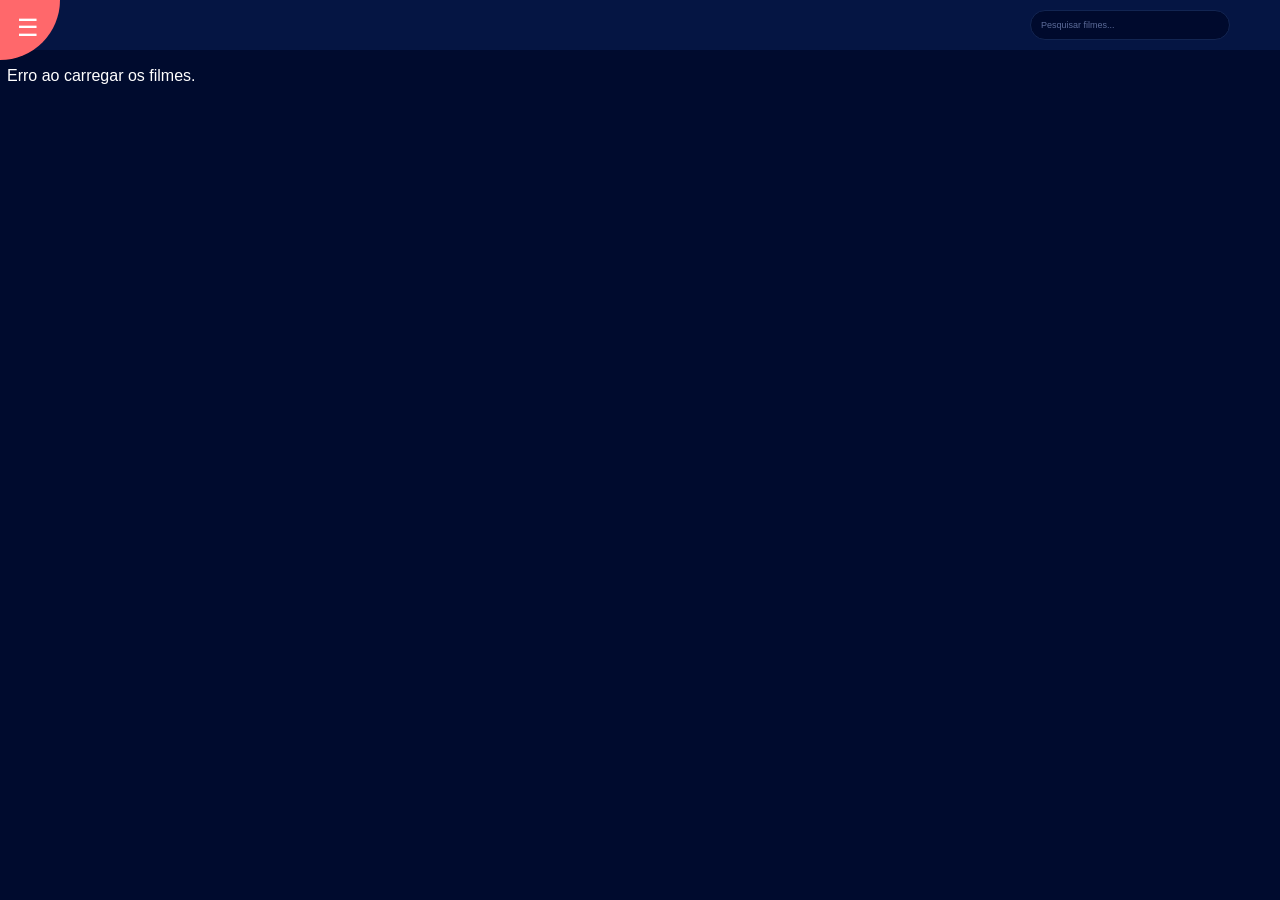
<file: index.html>
<!DOCTYPE html>
<html lang="pt">
<head>
    <meta charset="UTF-8">
    <meta name="viewport" content="width=device-width, initial-scale=1.0">
    <title>MovieWeb</title>
    <link rel="stylesheet" href="style.css">
</head>
<body>

    <!--MENU CIRCULO-->
    <div class="menu-circle">
        <button id="menu-toggle" aria-label="Abrir menu" aria-expanded="false">
            <span id="menu-icon">☰</span>
        </button>
    </div>

    <!-- MENU LATERAL -->
    <nav class="side-menu">

        <button class="nav-item" style="--i: 1" id="home">
            <span>⌂</span> Home
        </button>

        <button class="nav-item" style="--i: 2" id="Linguas">
            <span>★</span> Linguas
        </button>

        <button class="nav-item" style="--i: 2" id="Data">
            <span>★</span> Data
        </button>

        <button class="nav-item" style="--i: 2" id="genero">
            <span>★</span> Genero
        </button>

        <button class="nav-item" style="--i: 3" id="contatos">
            <span>✉</span> Contatos
        </button>
        

    </nav>


    <!-- CONTEÚDO -->
    <div class="page-container" id="page-container">
        <header>
            <input type="search" id="search" placeholder="Pesquisar filmes...">
        </header>

        <!-- Lista de filmes -->
        <main>
            <div id="movies"></div>
        </main>

    </div>


    <script src="script.js"></script>

</body>
</html>
</file>
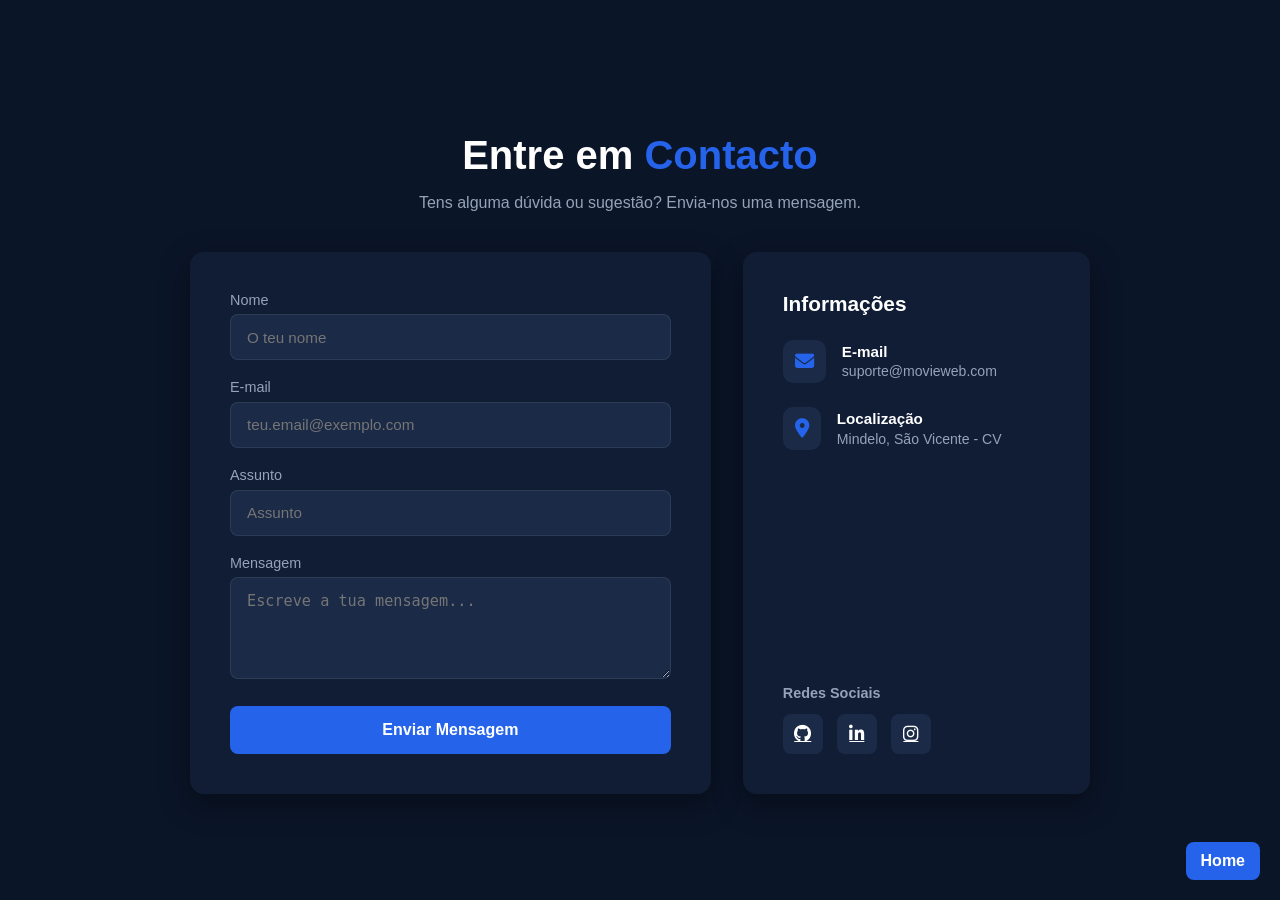
<file: contato.html>
<!DOCTYPE html>
<html lang="pt">
<head>
    <meta charset="UTF-8">
    <meta name="viewport" content="width=device-width, initial-scale=1.0">
    <title>MovieWeb - Contacto</title>
    <!-- Font Awesome para os ícones -->
    <link rel="stylesheet" href="https://cdnjs.cloudflare.com/ajax/libs/font-awesome/6.4.0/css/all.min.css">
    
    <style>
        /* --- ESTILOS INTEGRADOS (MovieWeb Dark Theme) --- */
        :root {
            --bg-dark: #0b1528;
            --card-bg: #111d35;
            --input-bg: #1b2a47;
            --accent-blue: #2563eb;
            --accent-hover: #1d4ed8;
            --text-primary: #ffffff;
            --text-secondary: #94a3b8;
        }

        body {
            background-color: var(--bg-dark);
            color: var(--text-primary);
            font-family: 'Segoe UI', Tahoma, Geneva, Verdana, sans-serif;
            margin: 0;
            padding: 0;
            display: flex;
            justify-content: center;
            align-items: center;
            min-height: 100vh;
        }

        /* Container Principal de Contacto */
        .contact-container {
            width: 100%;
            max-width: 900px;
            margin: 2rem;
            padding: 0 1rem;
        }

        .contact-header {
            text-align: center;
            margin-bottom: 2.5rem;
        }

        .contact-header h1 {
            font-size: 2.5rem;
            margin-bottom: 0.5rem;
            font-weight: 700;
        }

        .contact-header span {
            color: var(--accent-blue);
        }

        .contact-header p {
            color: var(--text-secondary);
            font-size: 1rem;
        }

        /* Layout em grelha para Formulário + Info */
        .contact-content {
            display: grid;
            grid-template-columns: 3fr 2fr;
            gap: 2rem;
        }

        @media (max-width: 768px) {
            .contact-content {
                grid-template-columns: 1fr;
            }
        }

        /* Formulário */
        .contact-form {
            background-color: var(--card-bg);
            padding: 2.5rem;
            border-radius: 14px;
            box-shadow: 0 10px 30px rgba(0, 0, 0, 0.4);
        }

        .form-group {
            margin-bottom: 1.2rem;
            display: flex;
            flex-direction: column;
        }

        .form-group label {
            font-size: 0.9rem;
            color: var(--text-secondary);
            margin-bottom: 0.4rem;
        }

        .form-group input,
        .form-group textarea {
            background-color: var(--input-bg);
            border: 1px solid rgba(255, 255, 255, 0.08);
            color: var(--text-primary);
            padding: 0.85rem 1rem;
            border-radius: 8px;
            font-size: 0.95rem;
            outline: none;
            transition: border-color 0.3s, box-shadow 0.3s;
        }

        .form-group input:focus,
        .form-group textarea:focus {
            border-color: var(--accent-blue);
            box-shadow: 0 0 0 3px rgba(37, 99, 235, 0.2);
        }

        .btn-submit {
            background-color: var(--accent-blue);
            color: #fff;
            border: none;
            padding: 0.95rem 1.5rem;
            border-radius: 8px;
            font-size: 1rem;
            font-weight: 600;
            cursor: pointer;
            width: 100%;
            transition: background-color 0.3s, transform 0.2s;
            margin-top: 0.5rem;
        }

        .btn-submit:hover {
            background-color: var(--accent-hover);
            transform: translateY(-2px);
        }

        /* Cartão de Informações de Contacto */
        .contact-info {
            background-color: var(--card-bg);
            padding: 2.5rem;
            border-radius: 14px;
            box-shadow: 0 10px 30px rgba(0, 0, 0, 0.4);
            display: flex;
            flex-direction: column;
            justify-content: space-between;
        }

        .contact-info h3 {
            margin-top: 0;
            font-size: 1.3rem;
            margin-bottom: 1.5rem;
        }

        .info-item {
            display: flex;
            align-items: center;
            gap: 1rem;
            margin-bottom: 1.5rem;
        }

        .info-item i {
            font-size: 1.2rem;
            color: var(--accent-blue);
            background-color: var(--input-bg);
            padding: 12px;
            border-radius: 10px;
        }

        .info-item h4 {
            margin: 0;
            font-size: 0.95rem;
            color: var(--text-primary);
        }

        .info-item p {
            margin: 0.2rem 0 0 0;
            color: var(--text-secondary);
            font-size: 0.88rem;
        }

        .social-links {
            margin-top: 1rem;
        }

        .social-links h4 {
            margin-bottom: 0.8rem;
            color: var(--text-secondary);
            font-size: 0.9rem;
        }

        .social-icons a {
            color: var(--text-primary);
            background-color: var(--input-bg);
            display: inline-flex;
            justify-content: center;
            align-items: center;
            width: 40px;
            height: 40px;
            border-radius: 8px;
            font-size: 1.1rem;
            margin-right: 0.6rem;
            transition: background-color 0.3s, color 0.3s;
        }

        .social-icons a:hover {
            background-color: var(--accent-blue);
            color: #fff;
        }
    </style>
</head>
<body>

    <div class="contact-container">
        <div class="contact-header">
            <h1>Entre em <span>Contacto</span></h1>
            <p>Tens alguma dúvida ou sugestão? Envia-nos uma mensagem.</p>
        </div>

        <div class="contact-content">
            <!-- Formulário -->
            <form class="contact-form" id="contactForm">
                <div class="form-group">
                    <label for="nome">Nome</label>
                    <input type="text" id="nome" name="nome" placeholder="O teu nome" required>
                </div>

                <div class="form-group">
                    <label for="email">E-mail</label>
                    <input type="email" id="email" name="email" placeholder="teu.email@exemplo.com" required>
                </div>

                <div class="form-group">
                    <label for="assunto">Assunto</label>
                    <input type="text" id="assunto" name="assunto" placeholder="Assunto" required>
                </div>

                <div class="form-group">
                    <label for="mensagem">Mensagem</label>
                    <textarea id="mensagem" name="mensagem" rows="4" placeholder="Escreve a tua mensagem..." required></textarea>
                </div>

                <button type="submit" class="btn-submit">Enviar Mensagem</button>
            </form>

            <!-- Informações / Lateral -->
            <div class="contact-info">
                <div>
                    <h3>Informações</h3>
                    
                    <div class="info-item">
                        <i class="fas fa-envelope"></i>
                        <div>
                            <h4>E-mail</h4>
                            <p>suporte@movieweb.com</p>
                        </div>
                    </div>

                    <div class="info-item">
                        <i class="fas fa-map-marker-alt"></i>
                        <div>
                            <h4>Localização</h4>
                            <p>Mindelo, São Vicente - CV</p>
                        </div>
                    </div>
                </div>

                <div class="social-links">
                    <h4>Redes Sociais</h4>
                    <div class="social-icons">
                        <a href="#"><i class="fab fa-github"></i></a>
                        <a href="#"><i class="fab fa-linkedin-in"></i></a>
                        <a href="#"><i class="fab fa-instagram"></i></a>
                    </div>
                </div>
            </div>
        </div>
    </div>

    <a href="index.html" style="position: fixed; bottom: 20px; right: 20px; background-color: var(--accent-blue); color: #fff; padding: 10px 15px; border-radius: 8px; text-decoration: none; font-weight: bold;">Home</a>

    <script>
        document.getElementById('contactForm').addEventListener('submit', (e) => {
            e.preventDefault();
            alert('Mensagem enviada com sucesso!');
            e.target.reset();
        });
    </script>
</body>
</html>
</file>
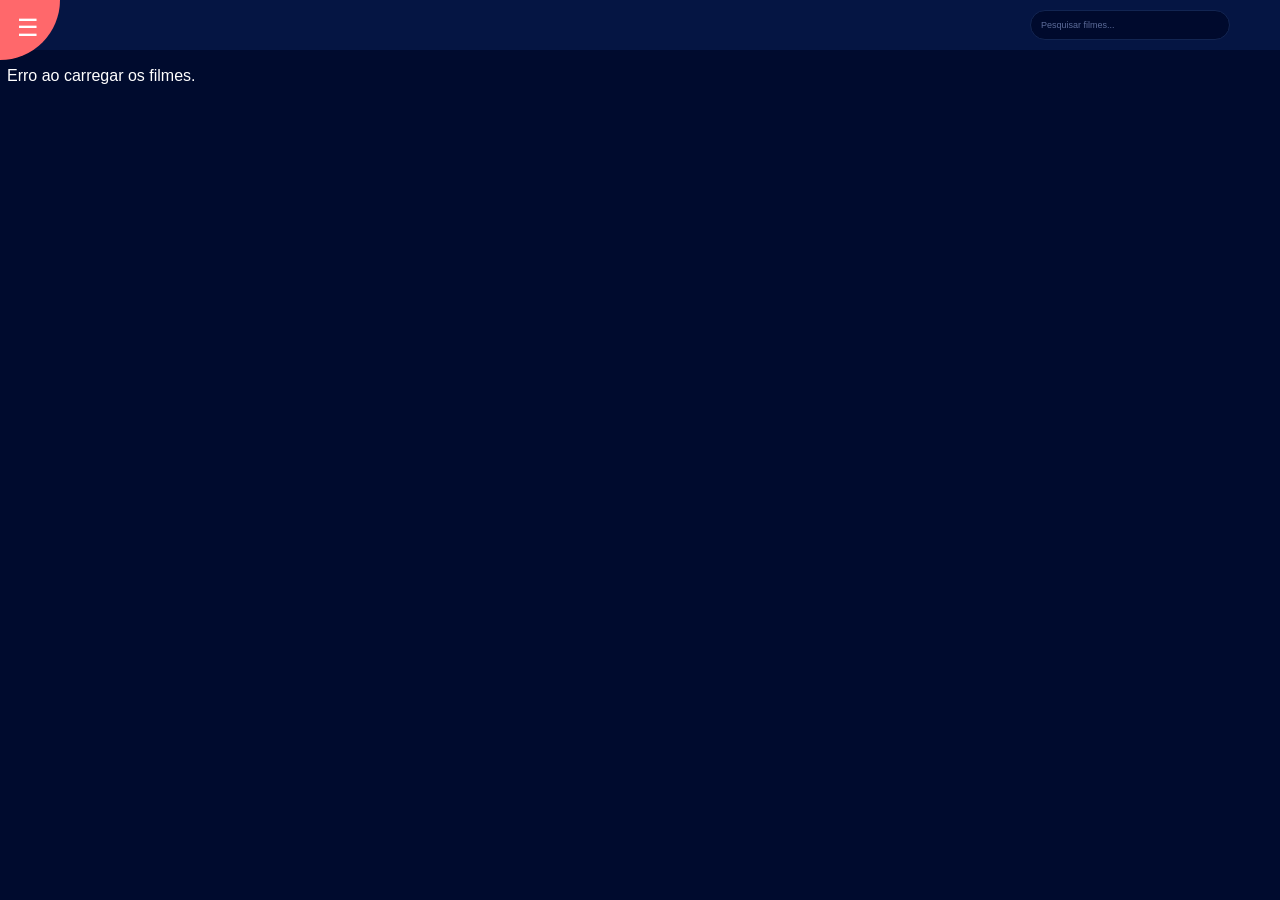
<file: Item1.html>
<!DOCTYPE html>
<html lang="pt">

<head>
    <meta charset="UTF-8">
    <meta name="viewport" content="width=device-width, initial-scale=1.0">
    <title>MovieWeb</title>
    <link rel="stylesheet" href="style.css">
</head>

<body>

    <!--MENU CIRCULO-->
    <div class="menu-circle">
        <button id="menu-toggle" aria-label="Abrir menu" aria-expanded="false">
            <span id="menu-icon">☰</span>
        </button>
    </div>

    <!-- MENU LATERAL -->
    <nav class="side-menu">

        <button class="nav-item" style="--i: 1" id="home">
            <span>⌂</span> Home
        </button>

        <button class="nav-item" style="--i: 2" id="Linguas">
            <span>★</span> Linguas
        </button>

        <button class="nav-item" style="--i: 2" id="Data">
            <span>★</span> Data
        </button>

        <button class="nav-item" style="--i: 2" id="genero">
            <span>★</span> Genero
        </button>

        <button class="nav-item" style="--i: 3" id="contatos">
            <span>✉</span> Contatos
        </button>


    </nav>


    <!-- CONTEÚDO -->
    <div class="page-container" id="page-container">
        <header>
            <input type="search" id="search" placeholder="Pesquisar filmes...">
        </header>

        <!-- Lista de filmes -->
        <main>
            <div id="movies"></div>
        </main>

    </div>


    <script src="Script_Item1.js"></script>

</body>

</html>
</file>
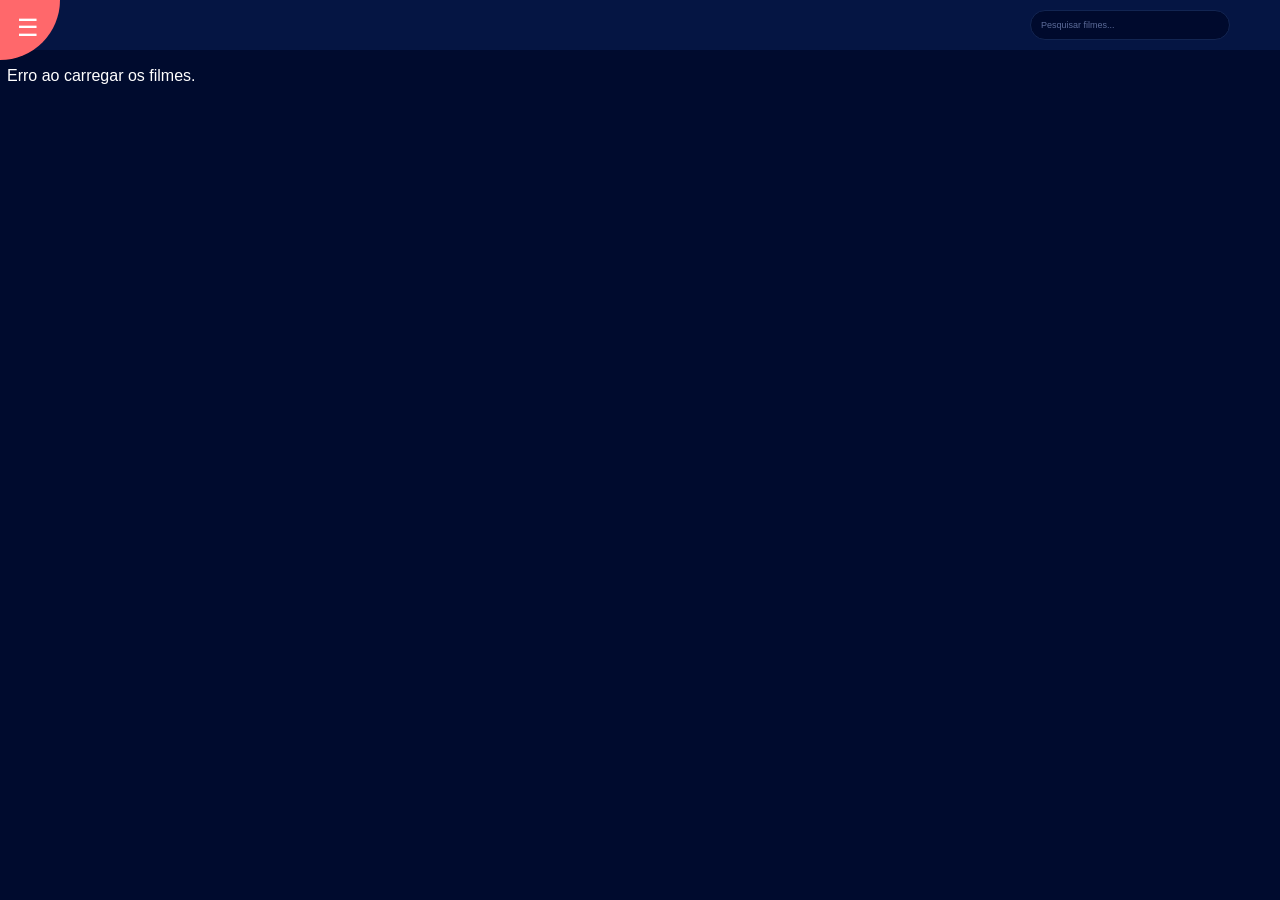
<file: Item2.html>
<!DOCTYPE html>
<html lang="pt">

<head>
    <meta charset="UTF-8">
    <meta name="viewport" content="width=device-width, initial-scale=1.0">
    <title>MovieWeb</title>
    <link rel="stylesheet" href="style.css">
</head>

<body>

    <!--MENU CIRCULO-->
    <div class="menu-circle">
        <button id="menu-toggle" aria-label="Abrir menu" aria-expanded="false">
            <span id="menu-icon">☰</span>
        </button>
    </div>

    <!-- MENU LATERAL -->
    <nav class="side-menu">

        <button class="nav-item" style="--i: 1" id="home">
            <span>⌂</span> Home
        </button>

        <button class="nav-item" style="--i: 2" id="Linguas">
            <span>★</span> Linguas
        </button>

        <button class="nav-item" style="--i: 2" id="Data">
            <span>★</span> Data
        </button>

        <button class="nav-item" style="--i: 2" id="genero">
            <span>★</span> Genero
        </button>

        <button class="nav-item" style="--i: 3" id="contatos">
            <span>✉</span> Contatos
        </button>


    </nav>


    <!-- CONTEÚDO -->
    <div class="page-container" id="page-container">
        <header>
            <input type="search" id="search" placeholder="Pesquisar filmes...">
        </header>

        <!-- Lista de filmes -->
        <main>
            <div id="movies"></div>
        </main>

    </div>


    <script src="Script_Item2.js"></script>

</body>

</html>
</file>
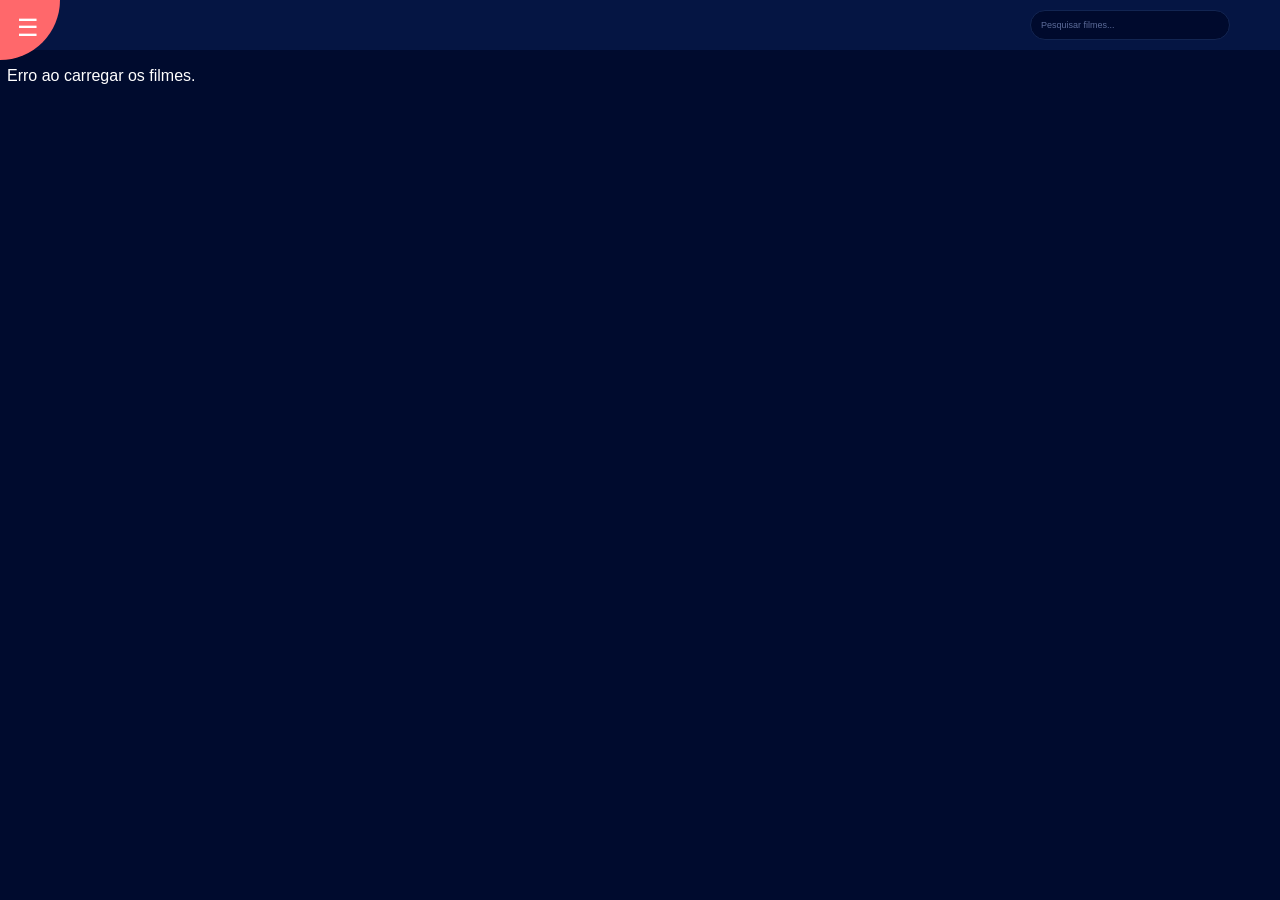
<file: Item3.html>
<!DOCTYPE html>
<html lang="pt">

<head>
    <meta charset="UTF-8">
    <meta name="viewport" content="width=device-width, initial-scale=1.0">
    <title>MovieWeb</title>
    <link rel="stylesheet" href="style.css">
</head>

<body>

    <!--MENU CIRCULO-->
    <div class="menu-circle">
        <button id="menu-toggle" aria-label="Abrir menu" aria-expanded="false">
            <span id="menu-icon">☰</span>
        </button>
    </div>

    <!-- MENU LATERAL -->
    <nav class="side-menu">

        <button class="nav-item" style="--i: 1" id="home">
            <span>⌂</span> Home
        </button>

        <button class="nav-item" style="--i: 2" id="Linguas">
            <span>★</span> Linguas
        </button>

        <button class="nav-item" style="--i: 2" id="Data">
            <span>★</span> Data
        </button>

        <button class="nav-item" style="--i: 2" id="genero">
            <span>★</span> Genero
        </button>

        <button class="nav-item" style="--i: 3" id="contatos">
            <span>✉</span> Contatos
        </button>


    </nav>


    <!-- CONTEÚDO -->
    <div class="page-container" id="page-container">
        <header>
            <input type="search" id="search" placeholder="Pesquisar filmes...">
        </header>

        <!-- Lista de filmes -->
        <main>
            <div id="movies"></div>
        </main>

    </div>


    <script src="Script_Item3.js"></script>

</body>

</html>
</file>
<file: style.css>
*{
    margin: 0;
    padding: 0;
    box-sizing: border-box;
}

body{
    background-color: #000b2e;
    color: white;
    font-family: Arial, sans-serif;
    overflow-x: hidden;
}

.menu-circle {
    position: fixed;
    top: -60px;
    left: -60px;
    width: 120px;
    height: 120px;
    background-color: #ff686b;
    border-radius: 50%;
    z-index: 1000;
}

#menu-toggle {
    position: absolute;
    top: 70px;
    left: 70px;
    width: 35px;
    height: 35px;
    background: none;
    border: none;
    color: white;
    font-size: 24px;
    cursor: pointer;
    display: flex;
    align-items: center;
    justify-content: center;
}

.page-container {
    min-height: 100vh;
    transform-origin: top left;
    transition: transform 0.6s ease-in-out;
    background-color: #000b2e;
    position: relative;
    z-index: 1;
}

/*Quando Menu estiver aberto*/
body.menu-open .page-container {
    transform: rotate(-15deg) ;
}


.side-menu {
    position: fixed;
    left: 20px;
    bottom: 50px;
    z-index: 500;
    display: flex;
    flex-direction: column;
    gap: 25px;
}


/* Botoes individuais */
.nav-item {
    background: none;
    border: none;
    color: white;
    font-size: 11px;
    font-weight: bold;
    display: flex;
    align-items: center;
    gap: 10px;
    cursor: pointer;

    /* Escondido pro padrao */
    opacity: 0;
    transform: translateX(-100px);

    /* Animação de entrada e saída */
    transition: transform 0.6s ease, opacity 0.6s ease;

    /* Cada item tem um atraso diferente */
    transition-delay: 0ms;
}

/* Icones dos botoes */
.nav-item span {
    font-size: 17px;
}


/*Quando Menu estiver aberto*/
body.menu-open .nav-item {
    opacity: 1;
    transform: translateX(0);
    /* Atraso individual de 1ms */
    transition-delay: calc(var(--i) * 1ms);
}


header{
    position: fixed;
    width: 100vw;
    height: 50px;
    background-color: #061746;
    display: flex;
    justify-content: flex-end;
    align-items: center;
    padding: 10px 50px;
    opacity: 0.9;
    z-index: 10;
}

/*Campo de pesquisa*/
#search{
    width: 200px;
    height: 30px;
    padding: 4px 10px;
    background-color: #000b2e;
    color: white;
    border: 1px solid #152857;
    border-radius: 15px;
    outline: none;
    font-size: 9px;
}

#search::placeholder {
    color: #6676a5;
}

main{
    padding: 7px;
}

#movies{
    display: grid;
    grid-template-columns: repeat(4, minmax(0, 1fr));
    gap: 15px;
    padding-top: 60px;

}

/*Cartao de cada filme*/
.movie{
    min-width: 0;
    background-color: #061746;
    overflow: hidden;
    transition: transform 0.3s ease, box-shadow 0.3s ease;
    position: relative;
}

.movie:hover{
    transform: scale(1.03);
    box-shadow: 0 5px 20px rgba(0, 0, 0, 0.4);
}

.overview{
    position: absolute;
    left: 0;
    bottom: 0;
    width: 100%;
    height: 100%;
    background-color: #000;
    color: #fff;
    padding: 1rem;
    padding-top: 50%;
    overflow-y: auto;
    box-sizing: border-box;
    opacity: 0;
    /*Escondido por padrao*/
    transform: translateY(100%);
    transition: transform 0.3s ease-in, opacity 0.3s ease-in;
}

.movie:hover .overview{
    transform: translateY(0);
    opacity: 0.8;
}

.overview h3{
    margin: 0 0 0.5rem;
}
.overview p{
    margin: 0;
    font-size: 0.5rem;
    line-height: 1.4;
}



.imag{
    width: 100%;
    aspect-ratio: 2 / 3;
    overflow: hidden;
}




.imag img{
   width: 100%; 
   height: 100%;

   display: block;
   object-fit: cover;
}

/*Titulo e avaliacao*/
.text{
    min-width: 48px;
    padding: 7px;
    height: 60px;

    display: flex;
    justify-content: center;
    align-items: center;
    gap: 5px;
}

.title{
    font-size: 10px;
    font-weight: bold;
    line-height: 1.4;
}

.rating{
    flex-shrink: 0;

    background-color: #000b2e;
    color: #55277c;
    padding: 2px 4px;
    font-size: 8px;
    font-weight: bold;
}

/*Responsividade*/
@media (max-width: 600px){
    #movies{
        grid-template-columns: repeat(2, minmax(0, 1fr));
        gap: 12px;
    }
}

@media (min-width: 601px) and (max-width: 900px){
    #movies{
        grid-template-columns: repeat(3, minmax(0, 1fr));
    }
}
</file>
